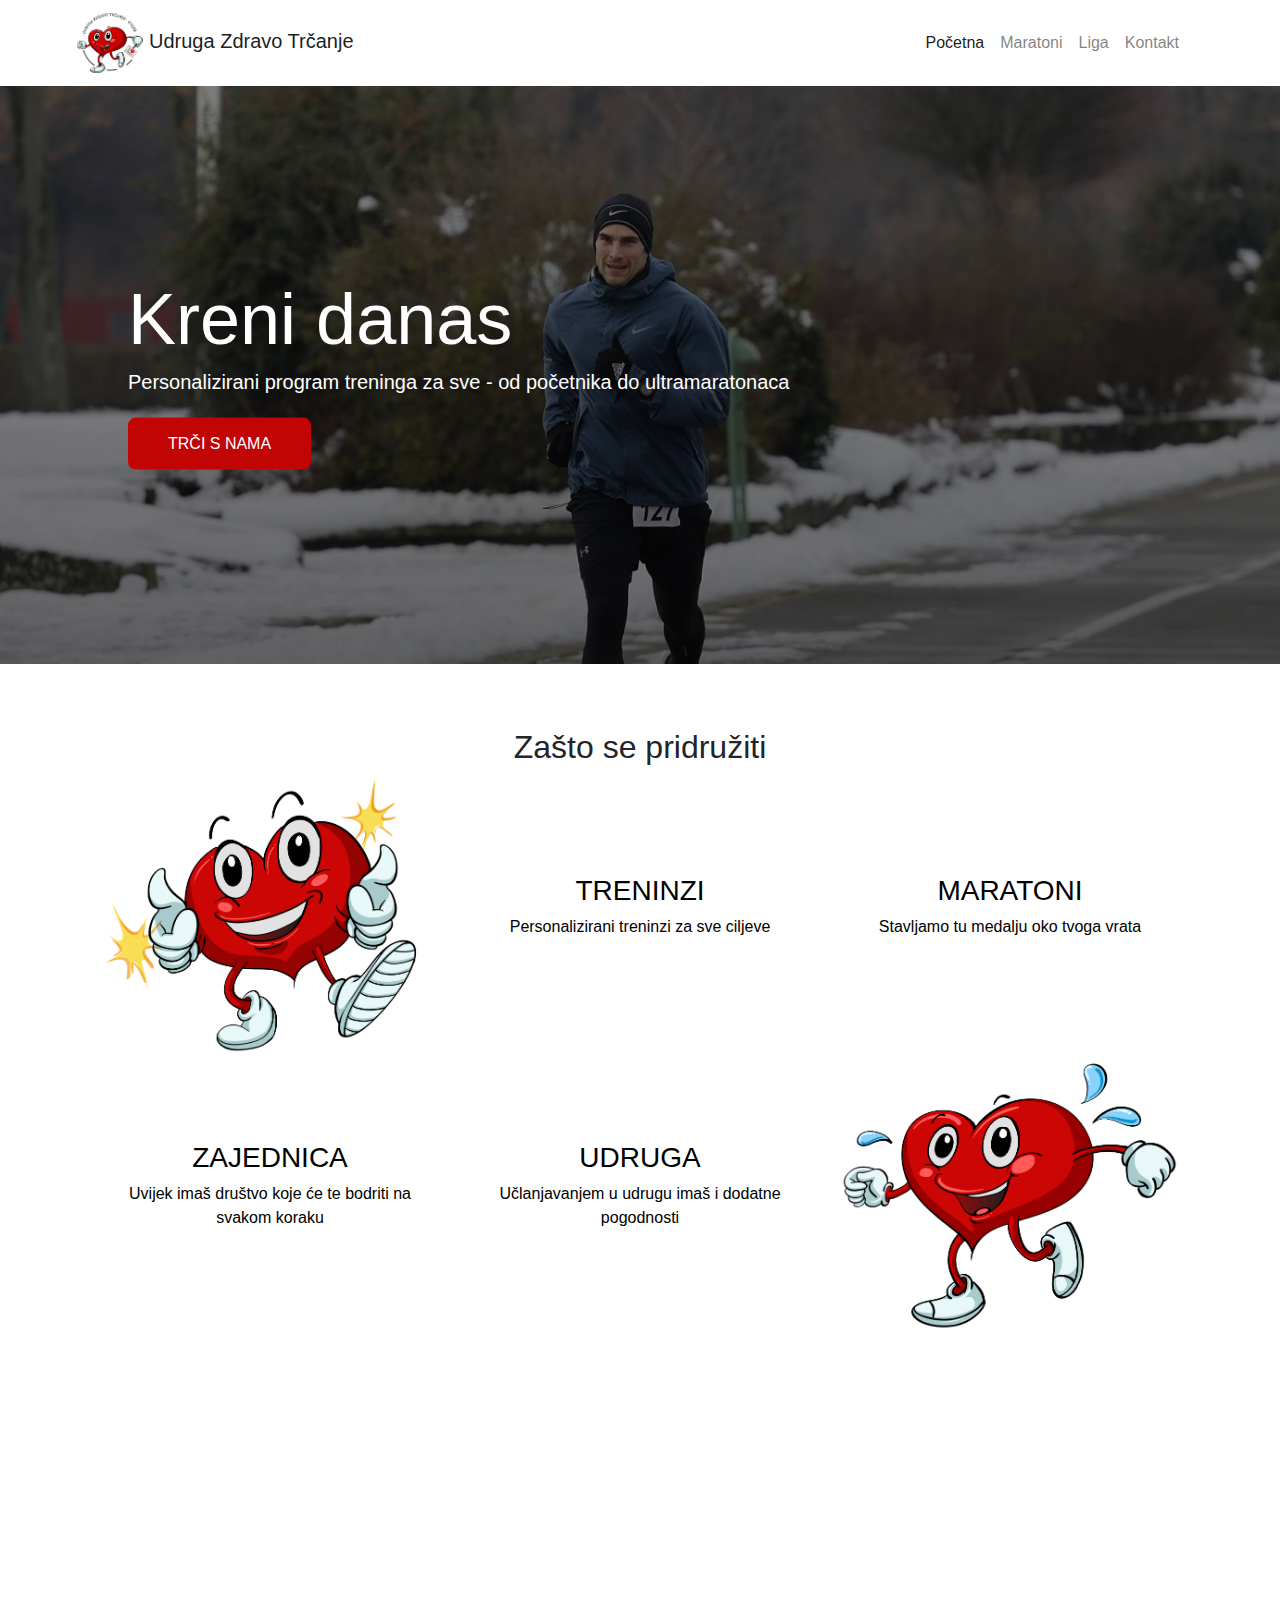
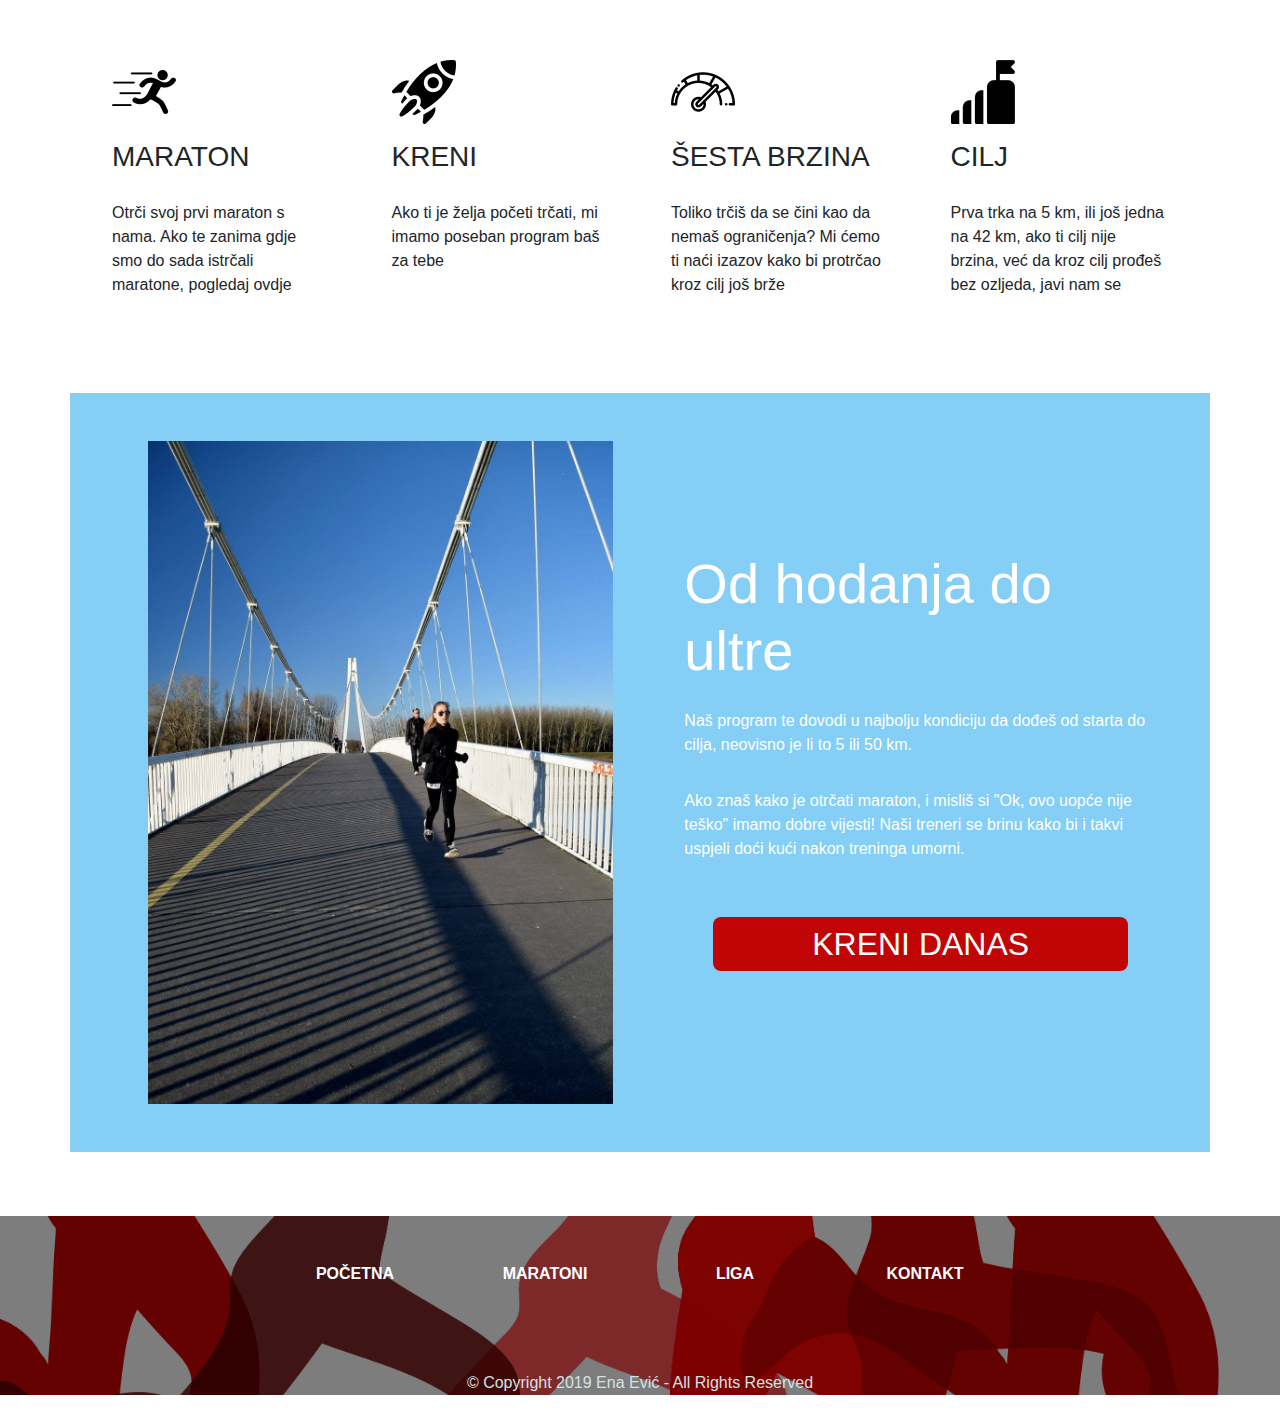
<file: index.html>
<!DOCTYPE html>
<html lang="en">
  <head>
    <meta charset="UTF-8" />
    <meta name="viewport" content="width=device-width, initial-scale=1.0" />
    <meta http-equiv="X-UA-Compatible" content="ie=edge" />
    <title>Udruga Zdravo Trčanje</title>
    <link
      type="image/x-icon"
      href="images/zdravo-trcanje-logo-za-web.jpg"
      rel="shortcut icon"
    />

    <link rel="stylesheet" href="styles/css/bootstrap.min.css" />
    <link rel="stylesheet" href="styles/css/style.css" />
    <link rel="stylesheet" href="styles/css/style-nav-footer.css">
    <script src="https://ajax.googleapis.com/ajax/libs/jquery/3.3.1/jquery.min.js"></script>
    <script src="../styles/js/bootstrap.bundle.js"></script>
  </head>
  <body>
    <!-- NAVIGACIJSKA TRAKA-->

    <nav
      class="navbar navbar-nav navbar-expand-md navbar-light"
      style="background-color: white;"
    >
      <div class="container logo-toggler">
        <!--Logo i toggler za mobile view-->
        <a class="navbar-brand" href="#">
          <img src="images/zdravo-trcanje-logo-za-web.jpg" /> <span class="logo-tekst">Udruga Zdravo
          Trčanje</span> </a
        >
        <button
          class="navbar-toggler"
          type="button"
          data-toggle="collapse"
          data-target="#mynavbar"
          aria-controls="mynavbar"
          aria-expanded="false"
        >
          <!-- span nam definira da ce imati tri crtice i da nece preci u novi red-->
          <span class="navbar-toggler-icon"></span>
        </button>

        <div class="collapse navbar-collapse" id="mynavbar">
          <ul class="nav navbar-nav ml-auto">
            <!-- miče traku na desno, tj auto. pomicanje u lijevo kad se sužava -->
            <li class="nav-item active">
              <a class="nav-link" href="#">Početna</a>
            </li>
            <li class="nav-item">
              <a class="nav-link" href="pages/otrcani-maratoni.html"
                >Maratoni</a >
            </li>
          
            <li class="nav-item">
              <a class="nav-link" href="pages/liga.html">Liga</a>
            </li>
            <li class="nav-item">
              <a class="nav-link" href="pages/kontakt.html">Kontakt</a>
            </li>
          </ul>
        </div>
      </div>
    </nav>

    <!--COVER-->

    <div class="cover">
      <div class="cover-text">
        <h1 class="display-3">Kreni danas</h1>
        <h5>
          Personalizirani program treninga za sve - od početnika do
          ultramaratonaca
        </h5>
        <a href="pages/kontakt.html"><button type="button" class="button">TRČI S NAMA</button></a>
        
      </div>
    </div>

    <!--ŠTO TI NUDIMO-->
    <section class="sto-nudimo container-fluid ">
      <div class="text-center"><h2>Zašto se pridružiti</h2></div>
      <div
        class="container flex-md-row flex-column align-items-center d-flex justify-content-center"
      >
        <div class="container col-xs-12 col-md-4">
          <img src="images/srce2-02.png" />
        </div>
        <div class="element col-xs-12 col-md-4">
          <h3>TRENINZI</h3>
          <p>Personalizirani treninzi za sve ciljeve</p>
        </div>

        <div class="element col-xs-12 col-md-4">
          <h3>MARATONI</h3>
          <p>Stavljamo tu medalju oko tvoga vrata</p>
        </div>
      </div>

      <div
        class="container flex-md-row flex-column align-items-center d-flex justify-content-center"
      >
        <div class="element col-xs-12  col-md-4">
          <h3>ZAJEDNICA</h3>
          <p>Uvijek imaš društvo koje će te bodriti na svakom koraku</p>
        </div>
        <div class="element col-xs-12 col-md-4">
          <h3>UDRUGA</h3>
          <p>Učlanjavanjem u udrugu imaš i dodatne pogodnosti</p>
        </div>
        <div class="container col-xs-12 col-md-4"><img src="images/srce1-02.png" /></div>
      </div>
    </section>

    <!--INSPIRACIJA-->
    <section class="inspiracija">
      <div class="container">
        <div class="inner-container text-center align-middle">
          <h2 class=" ">Bilo kada. Bilo gdje. Bez obzira na udaljenost.</h2>
          <p>
            Ljepota trčanja je u tome što nema ograničenja. Po svim terenima,
            bez obzira na prepreke, duga ili kratka staza.
          </p>
        </div>
      </div>
    </section>

    <!--ŠTO  MOŽEŠ-->
    <section class="p-5">
      <div class="sto-mozes row">
        <div class="col-xs-12 col-sm-6 col-md-6 col-lg-3 container ">
          <div class=" p-3">
            <img src="icons/runer-silhouette-running-fast.png" />
            <h3 class="card-title pb-3">MARATON</h3>
            <p class="card-text pb-3">
              Otrči svoj prvi maraton s nama. Ako te zanima gdje smo do sada
              istrčali maratone, pogledaj <a class="">ovdje</a>
            </p>
          </div>
        </div>

        <div class="col-xs-12 col-sm-6 col-md-6 col-lg-3 container ">
          <div class=" p-3">
            <img src="icons/start-up.png" />
            <h3 class="card-title pb-3">KRENI</h3>
            <p>
              Ako ti je želja početi trčati, mi imamo poseban program baš za
              tebe
            </p>
          </div>
        </div>

        <div class="col-xs-12 col-sm-6 col-md-6 col-lg-3 container ">
          <div class=" p-3">
            <img src="icons/speedometer.png" />
            <h3 class="card-title pb-3">ŠESTA BRZINA</h3>
            <p>
              Toliko trčiš da se čini kao da nemaš ograničenja? Mi ćemo ti naći
              izazov kako bi protrčao kroz cilj još brže
            </p>
          </div>
        </div>

        <div class="col-xs-12 col-sm-6 col-md-6 col-lg-3 container ">
          <div class=" p-3">
            <img src="icons/success.png" />
            <h3 class="card-title pb-3">CILJ</h3>
            <p>
              Prva trka na 5 km, ili još jedna na 42 km, ako ti cilj nije
              brzina, već da kroz cilj prođeš bez ozljeda, javi nam se
            </p>
          </div>
        </div>
      </div>
    </section>

    <!--FOTO-TEKST-->

    <section class="foto-text container">
      <div
        class="container d-flex flex-md-row flex-column align-content-center align-items-center"
      >
        <div class="foto flex-fill p-5">
          <img src="images/trcanje-most.jpg" alt="" />
        </div>
        <div class="text flex-fill col-md-6">
          <h2 class="display-4  p-2">Od hodanja do ultre</h2>
          <div>
            <p class="display-5  p-2">
              Naš program te dovodi u najbolju kondiciju da dođeš od starta do
              cilja, neovisno je li to 5 ili 50 km.
            </p>
            <p class="display-5 p-2">
              Ako znaš kako je otrčati maraton, i misliš si "Ok, ovo uopće nije
              teško" imamo dobre vijesti! Naši treneri se brinu kako bi i takvi
              uspjeli doći kući nakon treninga umorni.
            </p>
            <div class="text-center">
              <a href="pages/kontakt.html"><button type="button" class="button  display-3 p-2">
                KRENI DANAS
              </button></a>
              
            </div>
          </div>
        </div>
      </div>
    </section>

    <!--FOOTER-->
    <footer>
      <div class="container">
        <div class="row text-center justify-content-center pt-5 mb-3">
          <div class="col-md-2 mb-3">
            <h6 class="text-uppercase font-weight-bold">
              <a href="#!">Početna</a>
            </h6>
          </div>

          <div class="col-md-2 mb-3">
            <h6 class="text-uppercase font-weight-bold">
              <a href="pages/otrcani-maratoni.html">Maratoni</a>
            </h6>
          </div>

          <div class="col-md-2 mb-3">
            <h6 class="text-uppercase font-weight-bold">
              <a href="pages/liga.html">Liga</a>
            </h6>
          </div>

          <div class="col-md-2 mb-3">
            <h6 class="text-uppercase font-weight-bold">
              <a href="pages/kontakt.html">Kontakt</a>
            </h6>
          </div>
        </div>
        <div>
          <p class="text-center justify-content-center pt-5 mb-3">
            © Copyright 2019 Ena Ević - All Rights Reserved
          </p>
        </div>
      </div>
    </footer>
  </body>
</html>
</file>
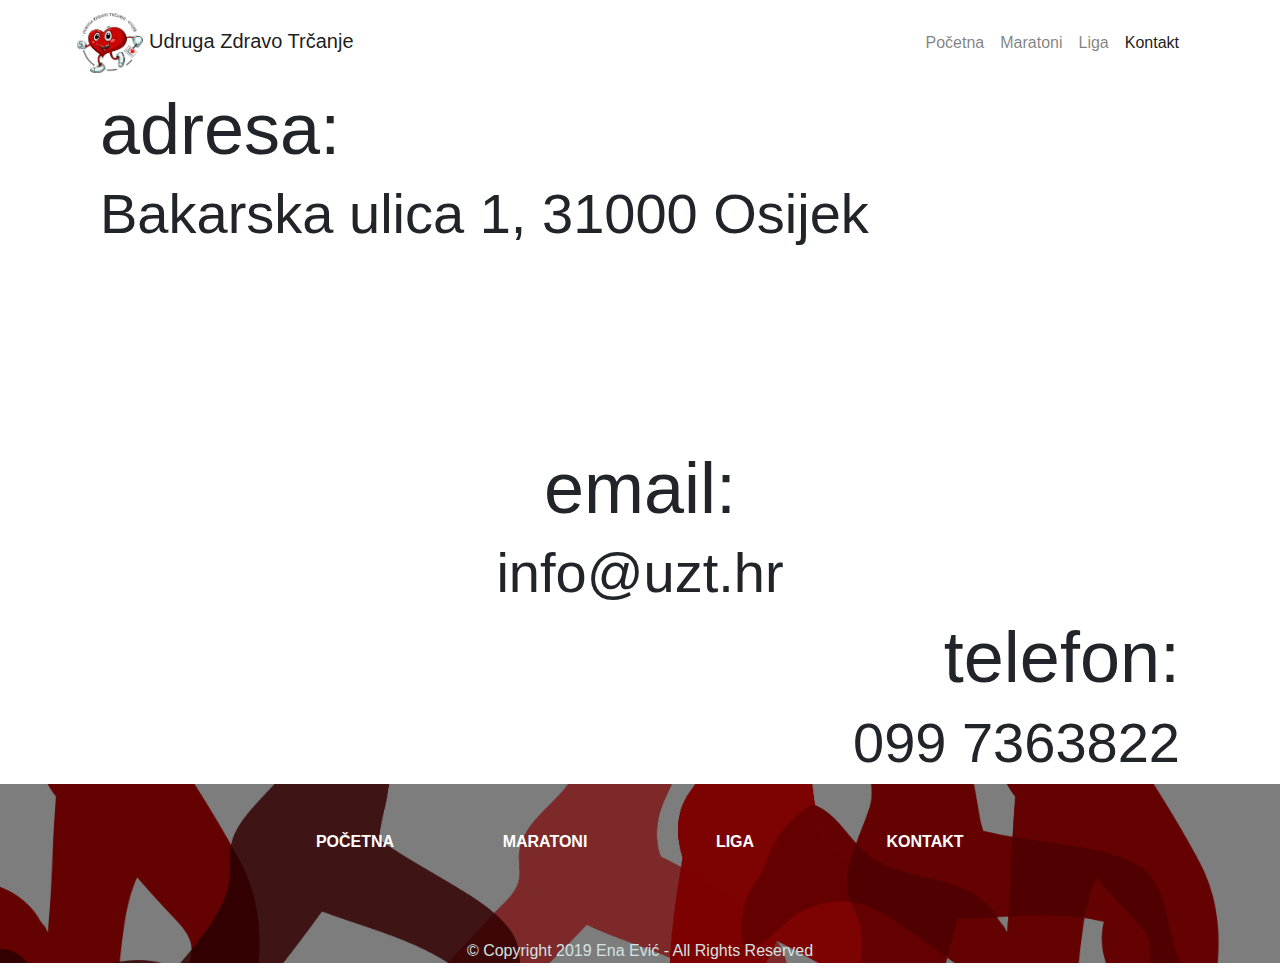
<file: pages/kontakt.html>
<!DOCTYPE html>
<html lang="en">
  <head>
    <meta charset="UTF-8" />
    <meta name="viewport" content="width=device-width, initial-scale=1.0" />
    <meta http-equiv="X-UA-Compatible" content="ie=edge" />
    <title>Udruga Zdravo Trčanje</title>
    <link
      type="../image/x-icon"
      href="../images/zdravo-trcanje-logo-za-web.jpg"
      rel="shortcut icon"
    />

    <link rel="stylesheet" href="../styles/css/bootstrap.min.css" />
    <link rel="stylesheet" href="../styles/css/style-nav-footer.css" />
    <link rel="stylesheet" href="../styles/css/style.css" />

    <script src="https://ajax.googleapis.com/ajax/libs/jquery/3.3.1/jquery.min.js"></script>
    <script src="../styles/js/bootstrap.bundle.js"></script>
  </head>

  <body>
    <!-- NAVIGACIJSKA TRAKA-->

    <nav
      class="navbar navbar-nav navbar-expand-md navbar-light"
      style="background-color: white;"
    >
      <div class="container">
        <a class="navbar-brand" href="#">
          <img src="../images/zdravo-trcanje-logo-za-web.jpg" />
          <span class="logo-tekst">Udruga Zdravo Trčanje</span>
        </a>
        <button
          class="navbar-toggler"
          type="button"
          data-toggle="collapse"
          data-target="#navbar"
          aria-controls="navbar"
          aria-expanded="false"
          aria-label="Toggle navigation"
        >
          <span class="navbar-toggler-icon"></span>
        </button>

        <div class="collapse navbar-collapse" id="navbar">
          <ul class="nav navbar-nav ml-auto">
            <li class="nav-item ">
              <a class="nav-link" href="../index.html">Početna</a>
            </li>
            <li class="nav-item ">
              <a class="nav-link" href="otrcani-maratoni.html">Maratoni</a>
            </li>

            <li class="nav-item">
              <a class="nav-link" href="liga.html">Liga</a>
            </li>
            <li class="nav-item active">
              <a class="nav-link" href="kontakt.html">Kontakt</a>
            </li>
          </ul>
        </div>
      </div>
    </nav>

    <section class="container kontakt">
      <!--adresa-->
      <div class="container adresa text-md-left text-xs-center">
        <h2 class="display-3 ">adresa:</h2>
        <p class="display-4">Bakarska ulica 1, 31000 Osijek</p>
      </div>
      <!--MAPS-->
      <iframe
        frameborder="0"
        scrolling="no"
        marginheight="0"
        marginwidth="0"
        src="https://www.openstreetmap.org/export/embed.html?bbox=18.71308565139771%2C45.54614453996665%2C18.716626167297367%2C45.54782196524054&amp;layer=mapnik&amp;marker=45.54698419806846%2C18.714855909347534"
      ></iframe
      ><br /><small
        ><a
          href="https://www.openstreetmap.org/?mlat=45.54698&amp;mlon=18.71486#map=19/45.54698/18.71486"
          >View Larger Map</a
        ></small
      >

      <!--kontakt-->
      <div class="container email text-center">
        <h2 class="display-3 ">email:</h2>
        <h3 class="display-4">info@uzt.hr</h3>
      </div>
      <div class="container telefon text-md-right text-center">
        <h2 class="display-3 ">telefon:</h2>
        <h3 class="display-4">099 7363822</h3>
      </div>
    </section>

    <!--FOOTER-->
    <footer>
      <div class="container">
        <div class="row text-center justify-content-center pt-5 mb-3">
          <div class="col-md-2 mb-3">
            <h6 class="text-uppercase font-weight-bold">
              <a href="../index.html">Početna</a>
            </h6>
          </div>

          <div class="col-md-2 mb-3">
            <h6 class="text-uppercase font-weight-bold">
              <a href="otrcani-maratoni.html">Maratoni</a>
            </h6>
          </div>

          <div class="col-md-2 mb-3">
            <h6 class="text-uppercase font-weight-bold">
              <a href="liga.html">Liga</a>
            </h6>
          </div>

          <div class="col-md-2 mb-3">
            <h6 class="text-uppercase font-weight-bold">
              <a href="kontakt.html">Kontakt</a>
            </h6>
          </div>
        </div>
        <div>
          <p class="text-center justify-content-center pt-5 mb-3">
            © Copyright 2019 Ena Ević - All Rights Reserved
          </p>
        </div>
      </div>
    </footer>
  </body>
</html>
</file>
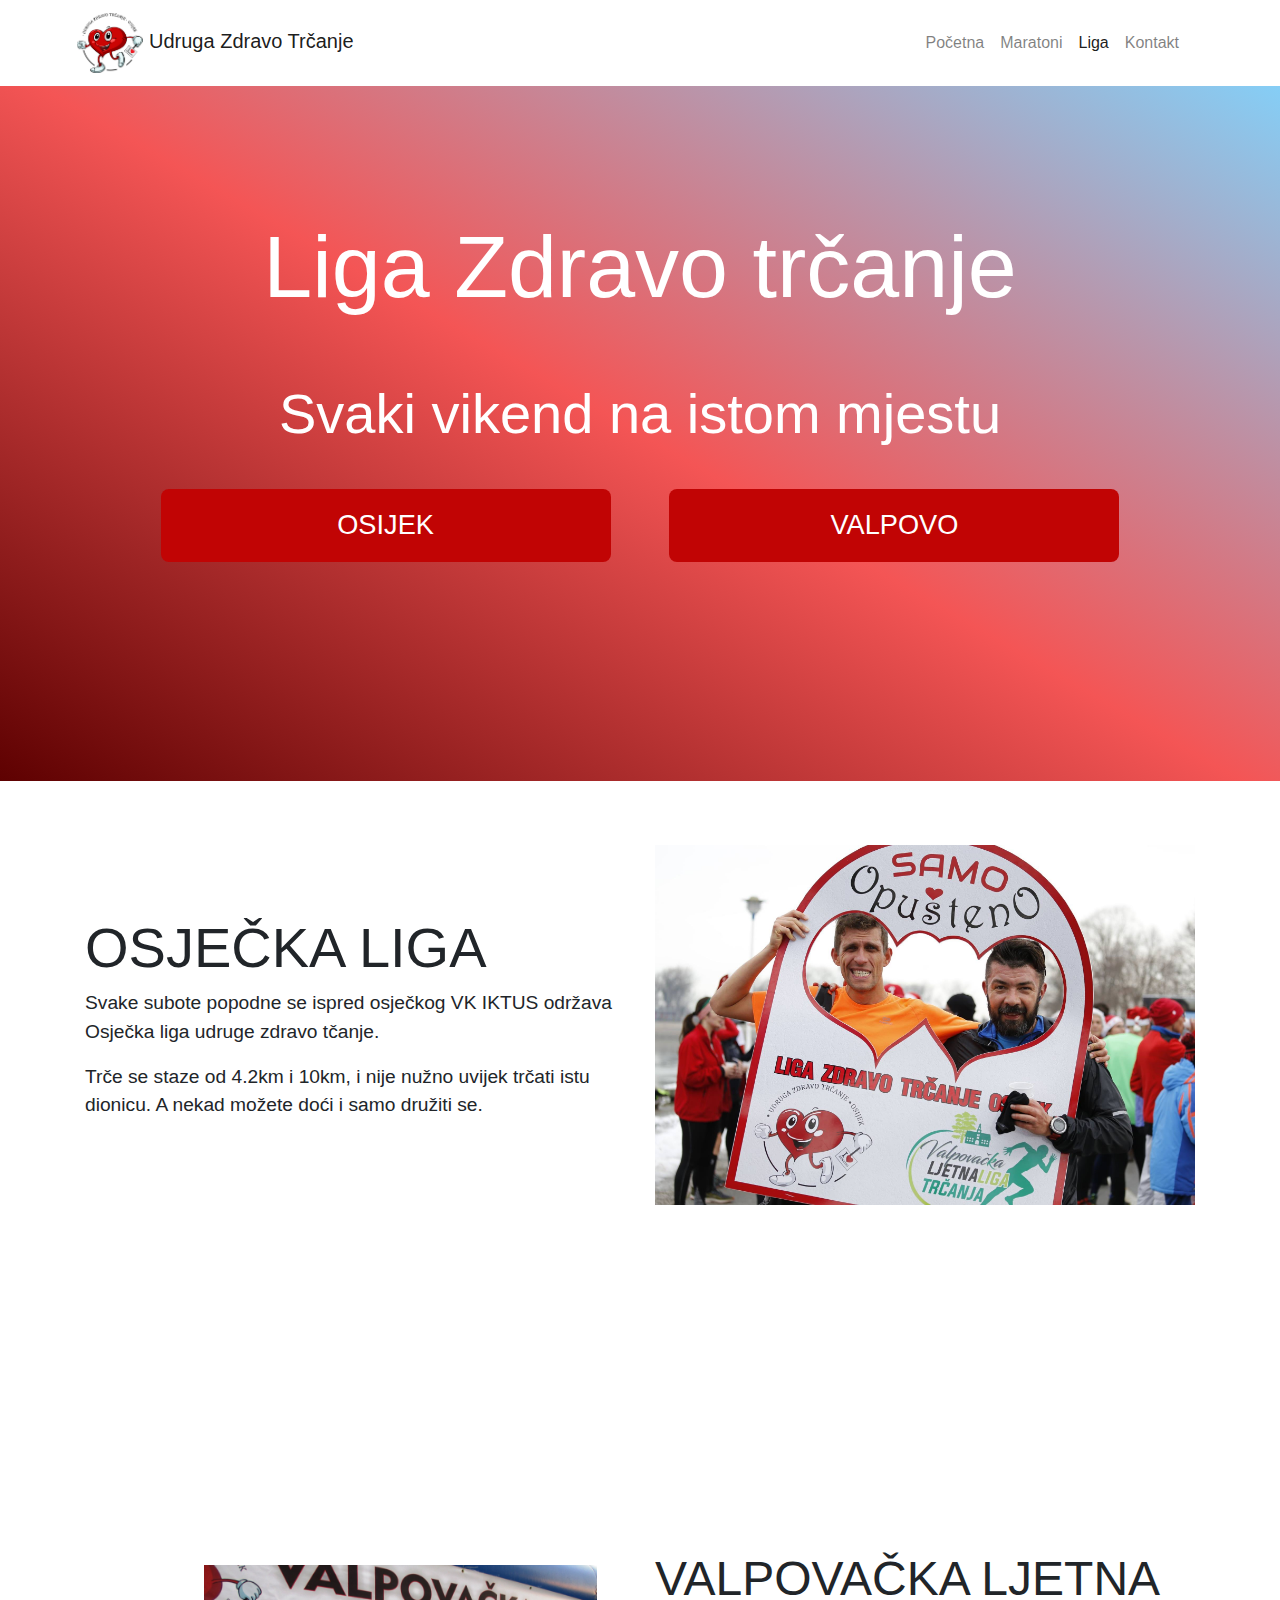
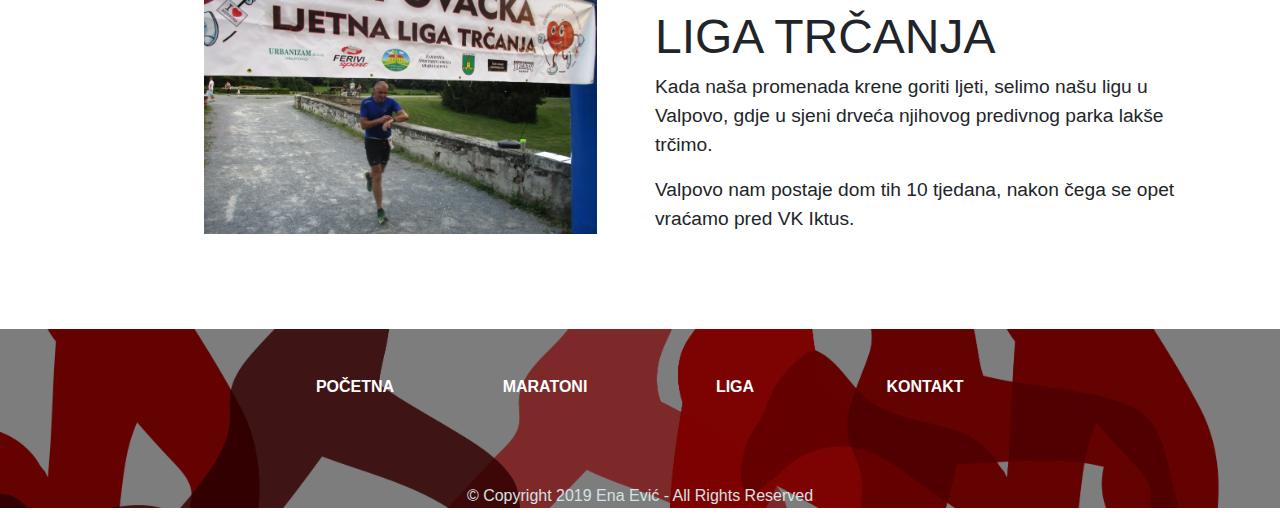
<file: pages/liga.html>
<!DOCTYPE html>
<html lang="en">
  <head>
    <meta charset="UTF-8" />
    <meta name="viewport" content="width=device-width, initial-scale=1.0" />
    <meta http-equiv="X-UA-Compatible" content="ie=edge" />
    <title>Udruga Zdravo Trčanje</title>
    <link
      type="../image/x-icon"
      href="../images/zdravo-trcanje-logo-za-web.jpg"
      rel="shortcut icon"
    />

    <link rel="stylesheet" href="../styles/css/bootstrap.min.css" />
    <link rel="stylesheet" href="../styles/css/style-liga.css" />
    <link rel="stylesheet" href="../styles/css/style-nav-footer.css">

    <script src="https://ajax.googleapis.com/ajax/libs/jquery/3.3.1/jquery.min.js"></script>
    <script src="../styles/js/bootstrap.bundle.js"></script>
  </head>

  <body>
    <!-- NAVIGACIJSKA TRAKA-->
    <nav
      class="navbar navbar-nav navbar-expand-md navbar-light"
      style="background-color: white;"
    >

      <div class="container">
          <a class="navbar-brand" href="#">
              <img src="../images/zdravo-trcanje-logo-za-web.jpg" /> <span class="logo-tekst">Udruga Zdravo
              Trčanje</span> </a
            >
        <button
          class="navbar-toggler"
          type="button"
          data-toggle="collapse"
          data-target="#navbar"
          aria-controls="navbar"
          aria-expanded="false"
          aria-label="Toggle navigation"
        >
          <span class="navbar-toggler-icon"></span>
        </button>

        <div class="collapse navbar-collapse" id="navbar">
          <ul class="nav navbar-nav ml-auto">
            <li class="nav-item ">
              <a class="nav-link" href="../index.html">Početna</a>
            </li>
            <li class="nav-item ">
              <a class="nav-link" href="otrcani-maratoni.html">Maratoni</a>
            </li>

            <li class="nav-item active">
              <a class="nav-link" href="liga.html">Liga</a>
            </li>
            <li class="nav-item">
              <a class="nav-link" href="kontakt.html">Kontakt</a>
            </li>
          </ul>
        </div>
      </div>
    </nav>

    <!--HERO FULL SCREEN-->
    <div class="cover">
      <div class="cover-text text-center container">
        <h1 class="display-2">Liga Zdravo trčanje</h1>
        <h5 class="display-4">
          Svaki vikend na istom mjestu
        </h5>
        <div class="col-md-12">
          <a href="#osijekliga"
            ><button type="button" class="button col-md-5 display-4">OSIJEK</button></a
          >
          <a href="#valpovoliga" 
            ><button type="button" class="button col-md-5 display-4">VALPOVO</button></a
          >
        </div>
      </div>
    </div>

    <!--OSJEČKA LIGA-->

    <section id="osijekliga" class="osijek-liga container ">
      <div class="row align-items-center">
        <div class="container col-xs-12 col-md-6">
          <h2 class="display-4">OSJEČKA LIGA</h2>
          <p >
            Svake subote popodne se ispred osječkog VK IKTUS održava Osječka
            liga udruge zdravo tčanje.
          </p>
          <p class="">
            Trče se staze od 4.2km i 10km, i nije nužno uvijek trčati istu
            dionicu. A nekad možete doći i samo družiti se.
          </p>
        </div>
        <div class=" col-xs-12 col-md-6">
          <img src="../images/liga1.jpg" alt="" />
        </div>
      </div>
    </section>


    <!--PRIJAVA-->
    <section class="prijava container-fluid text-center">
          <a href="https://udruga.zdravotrcanje.info/login"
          ><button type="button" class="button ">PRIJAVI SE</button></a
        >
    </section>


    <!--VALPOVO LIGA-->
    <section id="valpovoliga" class="valpovo-liga">
        <div class="row align-items-center">
            <div class=" col-xs-12 col-md-6">
                <img src="../images/liga-valpovo.jpg" alt="" />
              </div>
            <div class="container col-xs-12 col-md-6 ">
              <h2 class="display-4">VALPOVAČKA LJETNA LIGA TRČANJA</h2>
              <p class="">
                Kada naša promenada krene goriti ljeti, selimo našu ligu u Valpovo, gdje u sjeni drveća njihovog predivnog parka lakše trčimo.
              </p>
              <p class="">
                Valpovo nam postaje dom tih 10 tjedana, nakon čega se opet vraćamo pred VK Iktus.
              </p>
            </div>
          </div>
    </section>

    <!--FOOTER-->
    <footer>
      <div class="container">
        <div class="row text-center justify-content-center pt-5 mb-3">
          <div class="col-md-2 mb-3">
            <h6 class="text-uppercase font-weight-bold">
              <a href="../index.html">Početna</a>
            </h6>
          </div>

          <div class="col-md-2 mb-3">
            <h6 class="text-uppercase font-weight-bold">
              <a href="otrcani-maratoni.html">Maratoni</a>
            </h6>
          </div>

          <div class="col-md-2 mb-3">
            <h6 class="text-uppercase font-weight-bold">
              <a href="liga.html">Liga</a>
            </h6>
          </div>

          <div class="col-md-2 mb-3">
            <h6 class="text-uppercase font-weight-bold">
              <a href="kontakt.html">Kontakt</a>
            </h6>
          </div>
        </div>
        <div>
          <p class="text-center justify-content-center pt-5 mb-3">
            © Copyright 2019 Ena Ević - All Rights Reserved
          </p>
        </div>
      </div>
    </footer>
  </body>
</html>
</file>
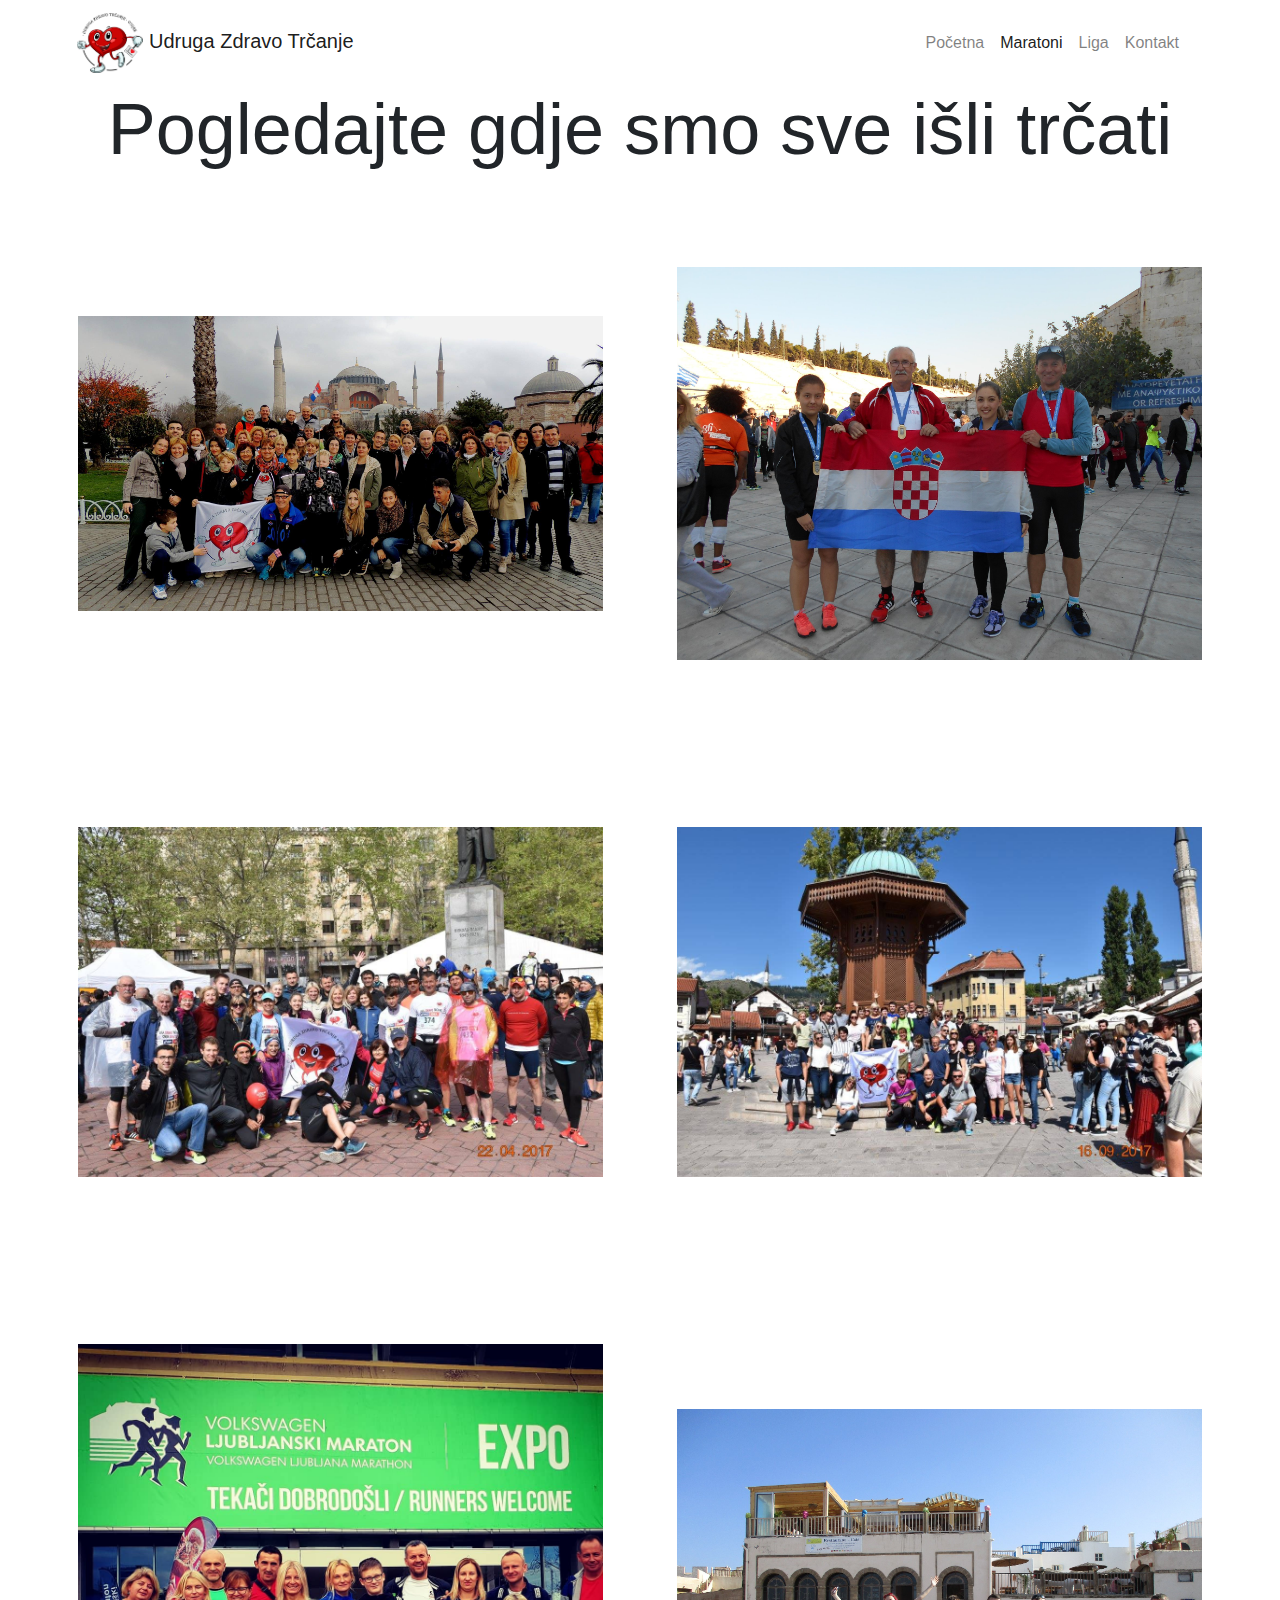
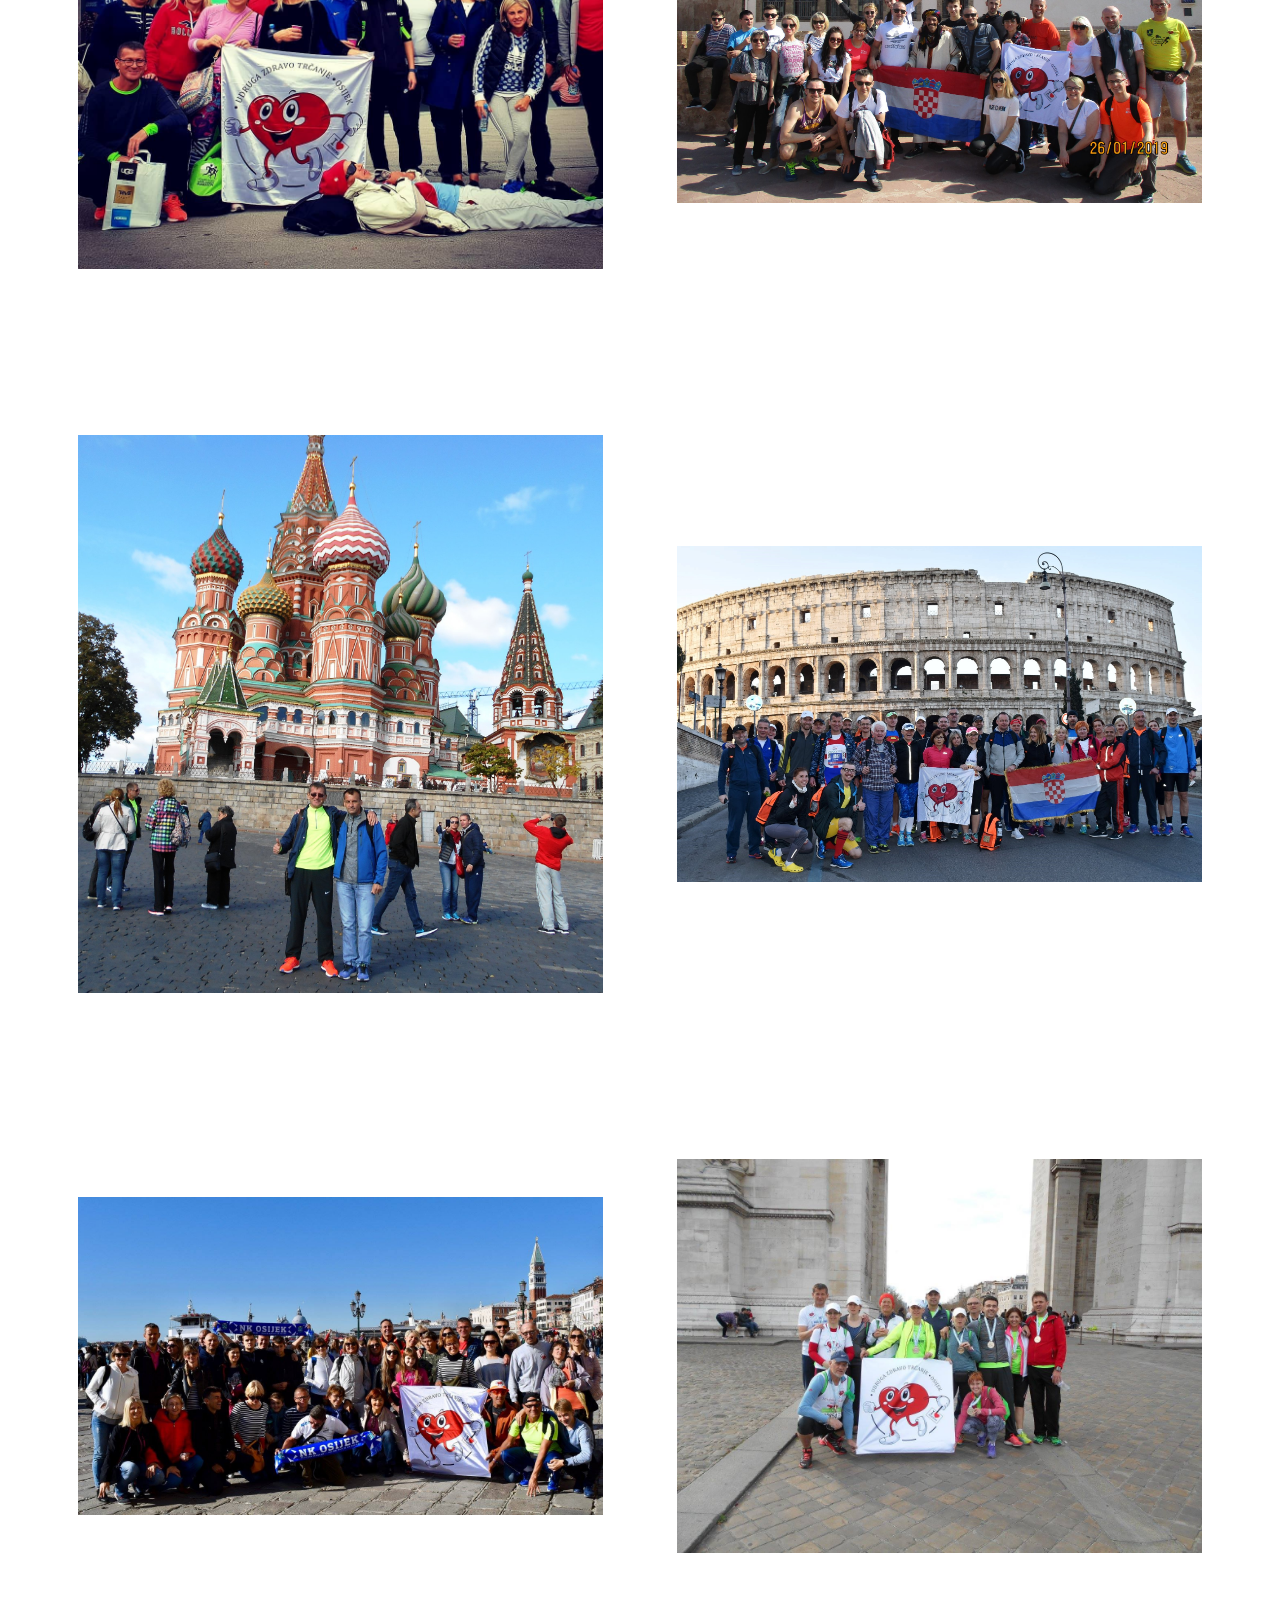
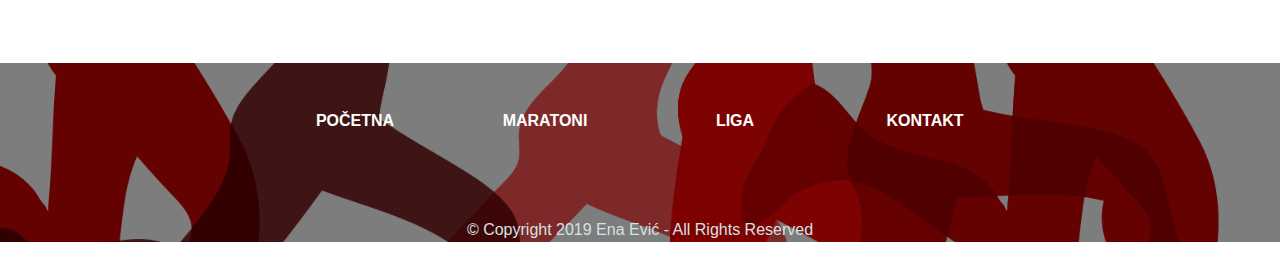
<file: pages/otrcani-maratoni.html>
<!DOCTYPE html>
<html lang="en">
  <head>
    <meta charset="UTF-8" />
    <meta name="viewport" content="width=device-width, initial-scale=1.0" />
    <meta http-equiv="X-UA-Compatible" content="ie=edge" />
    <title>Udruga Zdravo Trčanje</title>
    <link
      type="../image/x-icon"
      href="../images/zdravo-trcanje-logo-za-web.jpg"
      rel="shortcut icon"
    />

    <link rel="stylesheet" href="../styles/css/bootstrap.min.css" />
    <link rel="stylesheet" href="../styles/css/style-maratoni.css" />
    <link rel="stylesheet" href="../styles/css/style-nav-footer.css">

    <script src="https://ajax.googleapis.com/ajax/libs/jquery/3.3.1/jquery.min.js"></script>
    <script src="../styles/js/bootstrap.bundle.js"></script>

  </head>

  <body>
    <!-- NAVIGACIJSKA TRAKA-->
    <nav
      class="navbar navbar-nav navbar-expand-md navbar-light"
      style="background-color: white;"
    >
      <div class="container">
          <a class="navbar-brand" href="#">
              <img src="../images/zdravo-trcanje-logo-za-web.jpg" /> <span class="logo-tekst">Udruga Zdravo
              Trčanje</span> </a
            >
    
        <button
          class="navbar-toggler"
          type="button"
          data-toggle="collapse"
          data-target="#navbar"
          aria-controls="navbar"
          aria-expanded="false"
          aria-label="Toggle navigation"
        >
          <span class="navbar-toggler-icon"></span>
        </button>

        <div class="collapse navbar-collapse" id="navbar">
          <ul class="nav navbar-nav ml-auto">
            <li class="nav-item ">
              <a class="nav-link" href="../index.html">Početna</a>
            </li>
            <li class="nav-item active">
              <a class="nav-link" href="otrcani-maratoni.html">Maratoni</a>
            </li>

            <li class="nav-item">
              <a class="nav-link" href="liga.html">Liga</a>
            </li>
            <li class="nav-item">
              <a class="nav-link" href="kontakt.html">Kontakt</a>
            </li>
          </ul>
        </div>
      </div>
    </nav>

    <!--GALERIJA-->
    <div class="text-center ">
      <h2 class="container display-3">Pogledajte gdje smo sve išli trčati</h2>
    </div>

    <div class="galerija ">
      <div
        class="container red flex-md-row flex-column align-items-center d-flex justify-content-center"
      >
        <div class="col-md-6 hover">
          <a
            href="https://www.facebook.com/pg/udrugazdravotrcanjeosijek/photos/?tab=album&album_id=405480996272937"
          >
            <img src="../images/istanbul-maraton.jpg" alt="" />
            <div class="overlay">
              <div class="text display-4">Istanbul</div>
            </div>
          </a>
        </div>

        <div class="col-md-6 hover">
          <a
            href="https://www.facebook.com/pg/udrugazdravotrcanjeosijek/photos/?tab=album&album_id=556093607878341"
          >
            <img src="../images/maraton - atena.jpg" alt="" />
            <div class="overlay">
              <div class="text display-4">Atena</div>
            </div>
          </a>
        </div>
      </div>

      <div
        class="container red flex-md-row flex-column align-items-center d-flex justify-content-center"
      >
        <div class="col-md-6 hover">
          <a
            href="https://www.facebook.com/pg/udrugazdravotrcanjeosijek/photos/?tab=album&album_id=814433385377694"
          >
            <img src="../images/maraton-beograd.jpg" alt="" />
            <div class="overlay">
              <div class="text display-4">Beograd</div>
            </div>
          </a>
        </div>

        <div class="col-md-6 hover">
          <a
            href="https://www.facebook.com/pg/udrugazdravotrcanjeosijek/photos/?tab=album&album_id=891217307699301"
          >
            <img src="../images/maraton-sarajevo.jpg" alt="" />
            <div class="overlay">
              <div class="text display-4">Sarajevo</div>
            </div>
          </a>
        </div>
      </div>

      <div
        class="container red flex-md-row flex-column align-items-center d-flex justify-content-center"
      >
        <div class="col-md-6 hover">
          <a>
            <img src="../images/maraton-ljubljana.jpg" alt="" />
            <div class="overlay">
              <div class="text text-center display-4">
                Ljubljana
                <div style="font-size:0.5em">galerija uskoro</div>
              </div>
            </div>
          </a>
        </div>

        <div class="col-md-6 hover">
          <a>
            <img src="../images/marakes_maraton.jpg" alt="" />
            <div class="overlay">
              <div class="text text-center display-4">
                Marrakech
                <div style="font-size:0.5em">galerija uskoro</div>
              </div>
            </div>
          </a>
        </div>
      </div>

      <div
        class="container red flex-md-row flex-column align-items-center d-flex justify-content-center"
      >
        <div class="col-md-6 hover">
          <a
            href="https://www.facebook.com/pg/udrugazdravotrcanjeosijek/photos/?tab=album&album_id=697532993734401"
          >
            <img src="../images/maraton_moskva.jpg" alt="" />
            <div class="overlay"><div class="text display-4">Moskva</div></div>
          </a>
        </div>

        <div class="col-md-6 hover">
          <a
            href="https://www.facebook.com/pg/udrugazdravotrcanjeosijek/photos/?tab=album&album_id=996413890512975"
          >
            <img src="../images/maraton-rim.jpg" alt="" />
            <div class="overlay"><div class="text display-4">Rim</div></div>
          </a>
        </div>
      </div>

      <div
        class="container red flex-md-row flex-column align-items-center d-flex justify-content-center"
      >
        <div class="col-md-6 hover">
          <a
            href="https://www.facebook.com/pg/udrugazdravotrcanjeosijek/photos/?tab=album&album_id=908802675940764"
          >
            <img src="../images/maraton-venecija.jpg" alt="" />
            <div class="overlay">
              <div class="text display-4">Venecija</div>
            </div>
          </a>
        </div>

        <div class="col-md-6 hover">
          <a
            href="https://www.facebook.com/pg/udrugazdravotrcanjeosijek/photos/?tab=album&album_id=614105282077173"
          >
            <img src="../images/maraton-pariz.jpg" alt="" />
            <div class="overlay"><div class="text display-4">Pariz</div></div>
          </a>
        </div>
	  </div>
	  
    </div>

    <!--FOOTER-->
    <footer>
      <div class="container">
        <div class="row text-center justify-content-center pt-5 mb-3">
          <div class="col-md-2 mb-3">
            <h6 class="text-uppercase font-weight-bold">
              <a href="../index.html">Početna</a>
            </h6>
          </div>

          <div class="col-md-2 mb-3">
            <h6 class="text-uppercase font-weight-bold">
              <a href="otrcani-maratoni.html">Maratoni</a>
            </h6>
          </div>

          <div class="col-md-2 mb-3">
            <h6 class="text-uppercase font-weight-bold">
              <a href="liga.html">Liga</a>
            </h6>
          </div>

          <div class="col-md-2 mb-3">
            <h6 class="text-uppercase font-weight-bold">
              <a href="kontakt.html">Kontakt</a>
            </h6>
          </div>
        </div>
        <div>
          <p class="text-center justify-content-center pt-5 mb-3">
            © Copyright 2019 Ena Ević - All Rights Reserved
          </p>
        </div>
      </div>
    </footer>
  </body>
</html>
</file>
<file: styles/css/style.css>
/* COVER */

.cover {
    background-image: linear-gradient( rgba(0, 0, 0, 0.3), rgba(0, 0, 0, 0.7)), url(../../images/cover1.jpg);
    width: 100%;
    height: 100%;
    background-position: center;
    /* Center the image */
    background-repeat: no-repeat;
    /* Do not repeat the image */
    background-size: cover;
    margin-bottom: 4em;
}

@media only screen and (max-width: 768px) {
    .cover {
        padding-top: 20%;
        padding-bottom: 100%;
        padding-left: 40%
    }
    .cover-text {
        transform: translate(-50%, -50%);
        color: white;
        position: static;
        height: 8em;
        left: 40%;
    }
}

@media only screen and (min-width: 768px) {
    .cover {
        padding-top: 45%;
        background-attachment: fixed;
    }
    .cover-text {
        color: white;
        transform: translate(10%, -100%);        
    }
}
@media only screen and (min-width: 992px) {
    .cover {
        padding-top: 30%;
        background-attachment: fixed;
    }
    .cover-text {
        color: white;
        transform: translate(10%, -100%);        
    }
}

.cover button {
    margin-top: 1em;
}

.cover .button {
    background-color: #C10404;
    border: none;
    color: white;
    font-size: 1em;
    padding: 14px 40px;
    border-radius: 8px;
    transition-duration: 0.4s;
}

.cover .button:hover {
    background-color:#8C0202;
    color: white;
    box-shadow: 0 1px 1px 0 rgba(0, 0, 0, 0.24), 0 1px 15px 0 rgba(0, 0, 0, 0.19);
}

/*INSPIRACIJA*/

.inspiracija {
    background-image: linear-gradient(30deg, #F45555, #C10404, #5E0101);
    padding-bottom: 4em;
    padding-top: 4em;
    color: white;
    background-attachment: fixed;
}

/*ŠTO MOŽEŠ*/


.sto-mozes {
    padding-top: 1em;
    padding-bottom: 1em;
    padding-left: 3em;
    padding-right: 3em;
}

.sto-mozes .card {
    margin-bottom: 2em;
}

.sto-mozes img {
    padding-bottom: 1em;
}
/*ŠTO TI NUDIMO*/

@media (max-width: 768px) {

    .sto-nudimo .element {
        padding-top: 10em;
        font-size: 1.5em;
        color: black;
        text-align: center;
    }
    .sto-nudimo h3 {
        font-size: 1.5em;
    }
    
  }

.sto-nudimo {
    width: 100%;
    height: 100%;
    padding-top: 0em;
    padding-bottom: 2em;
}
.sto-nudimo img {
    max-width: 100%;
}
.sto-nudimo .element {
    padding: 1em;
    color: black;
    text-align: center;
}

/*KAKO-POCETI*/

.kako-poceti {
    height: 5em;
}

/*FOTO-TEKST*/

.foto-text {
    background-color: #85CEF6;
    background-image: linear-gradient(-30deg, #85CEF6, #85CEF6, rgb(182, 225, 248));
    margin-bottom: 5%;
    background-attachment: fixed;
}


.foto-text img {
    width: 100%;
       
}
.foto-text .text {
    color: white;
    margin-top:1em;
    margin-bottom: 3em; 
}


@media only screen and (max-width: 768px) {
    .foto-text {
        margin-bottom: 0%;
    }
    .foto-text .text {  
        padding-bottom: 2em;
        padding-left: 8.33%;   
    }
}

.foto-text .button {
    background-color: #C10404;
    border: none;
    color: rgb(255, 255, 255);
    font-size: 2em;
    width: 85%;
    border-radius: 8px;
    transition-duration: 0.4s;
    margin-top: 1em;
}
.foto-text .button:hover {
    background-color: #8C0202;
    color: white;
}
</file>
<file: styles/css/style-nav-footer.css>
/* NAVIGACIJA */

.navbar-brand img {
    height: 3em;
}

@media only screen and (max-width: 768px) {
    .navbar-collapse {
        padding-left: 1em;
    }
    .navbar-brand .logo-tekst {
        display: none;
    }
    .navbar-brand {
        padding-left: 1em
    }
}

  /*FOOTER*/

  footer {
    background-image: url(../../images/footer-02.png);
    background-size: 100%;
    background-repeat: no-repeat;
    background-size: cover;
    width: 100%;
    height: 100%;
  }

  footer a {
    color: #FFF;
  }

  a:link {
    color: white;
    text-decoration: none;
  }

  /* visited link */

  a:visited {
    color: white;
    text-decoration: none;
  }

  /* mouse over link */

  a:hover {
    color: rgb(218, 218, 218);
    text-decoration: none;
  }

  /* selected link */

  a:active {
    color: rgb(218, 218, 218);
    text-decoration: none;
  }

  footer p {
    color: #D3E2E3;
  }
</file>
<file: styles/css/style-liga.css>
/*COVER*/

  .cover {
      background-image: linear-gradient(30deg, #5E0101, #F45555, #85CEF6);
      color: #FFF;
  }

  .cover-text {
      padding-top: 10%;
      padding-bottom: 15%;
  }

  .cover-text h1 {
      padding-bottom: 0.6em;
  }

  .cover-text h5 {
      padding-bottom: 0.6em;
  }

  .cover-text button {
      margin-left: 1em;
      margin-right: 1em;
      background-color: #C10404;
      border: none;
      color: white;
      font-size: 1.7em;
      padding: 20px;
      border-radius: 8px;
      transition-duration: 0.4s;
      width: 60%;
      margin-bottom: 1em;
  }

  .cover .button:hover {
      background-color: #8C0202;
      color: white;
      box-shadow: 0 1px 1px 0 rgba(0, 0, 0, 0.24), 0 1px 15px 0 rgba(0, 0, 0, 0.19);
  }

  /*OSIJEK LIGA*/

  .osijek-liga {
      margin-top: 5%;
      margin-bottom: 5%;
  }

  .osijek-liga img {
      width: 100%;
      height: 100%;
      
  }

  .osijek-liga p {
      width: 100%;
      height: 100%;
      font-size: 1.2em;
  }

  /*VALPOVO LIGA*/

  .valpovo-liga {
      margin-left: 5%;
      margin-right: 5%;
      margin-top: 3%;
      margin-bottom: 3%;
  }

  .valpovo-liga h2 {
      font-size: 3em;
  }

  .valpovo-liga img {
      width: 100%;
      height: 100%;
      padding-top: 10%;
      padding-bottom: 10%;
  }
  @media (min-width: 1200px) { 
    .valpovo-liga img {
        width: 70%;
        height: 100%;
        margin-left: 25%
    }
   }

  .valpovo-liga p {
      width: 100%;
      height: 100%;
      font-size: 1.2em;
  }

  /*PRIJAVA*/

  .prijava {
      background-image: url(../../images/liga2.jpg);
      height: 120%;
      width: 100%;
      background-position: center;
      /* Center the image */
      background-repeat: no-repeat;
      /* Do not repeat the image */
      background-size: cover;
      background-attachment: fixed;
      padding: 5%;
  }

  .prijava button {
      background-color: transparent;
      border: none;
      color: white;
      font-size: 3em;
      transition-duration: 0.4s;
  }

  .prijava .button:hover {
      background-color: rgb(140, 2, 2, 0.5);
      color: white;
      box-shadow: 0 1px 1px 0 rgba(0, 0, 0, 0.24), 0 1px 15px 0 rgba(0, 0, 0, 0.19);
  }
</file>
<file: styles/css/style-maratoni.css>
/* GALERIJA */

  .galerija {
    padding: 5%;
    justify-content: space-evenly;
    display: grid;
    grid-gap: 5%;
    margin-bottom: 40%;
  }

  .galerija img {
    width: 100%;
    height: auto;
  }

  .overlay {
    position: absolute;
    top: 0;
    bottom: 0;
    left: 0;
    right: 0;
    height: 100%;
    overflow: hidden;
    width: 100%;
    height: 0;
    transition: .5s ease;
    background-color: #85CEF6;
  }

  .hover {
    position: relative;
    width: 50%;
    margin: 2%;
  }

  .hover:hover .overlay {
    bottom: 0;
    height: 100%;
  }

  .text {
    white-space: nowrap;
    color: white;
    font-size: 2.5em;
    position: absolute;
    overflow: hidden;
    top: 50%;
    left: 50%;
    transform: translate(-50%, -50%);
    -ms-transform: translate(-50%, -50%);
  }

  @media (max-width: 768px) {
    .galerija {
      margin-top: 5%;
      margin-bottom: 5%;
      padding: 0%;
      grid-gap: 0%;
    }
    .red {
      margin: 0;
      padding: 0;
    }
    .galerija img {
      padding: 0;
      margin: 0;
    }
    .text {
      color: white;
      font-size: 2.5em;
      position: relative;
      white-space: nowrap;
      top: 50%;
    left: 50%;
    transform: translate(-50%, -5%);
    padding-bottom: 1%;
    
    }
    .galerija .container {
      margin: 0%;
      padding: 0%;
    }
    .galerija .hover {
      margin-bottom: 3%;
      padding: 0%;
      text-align: center;
    }
    .overlay {
      height: 100%;
      position: relative;
      border-radius: 0px 0px 10px 10px;
    }
    
  }
</file>
